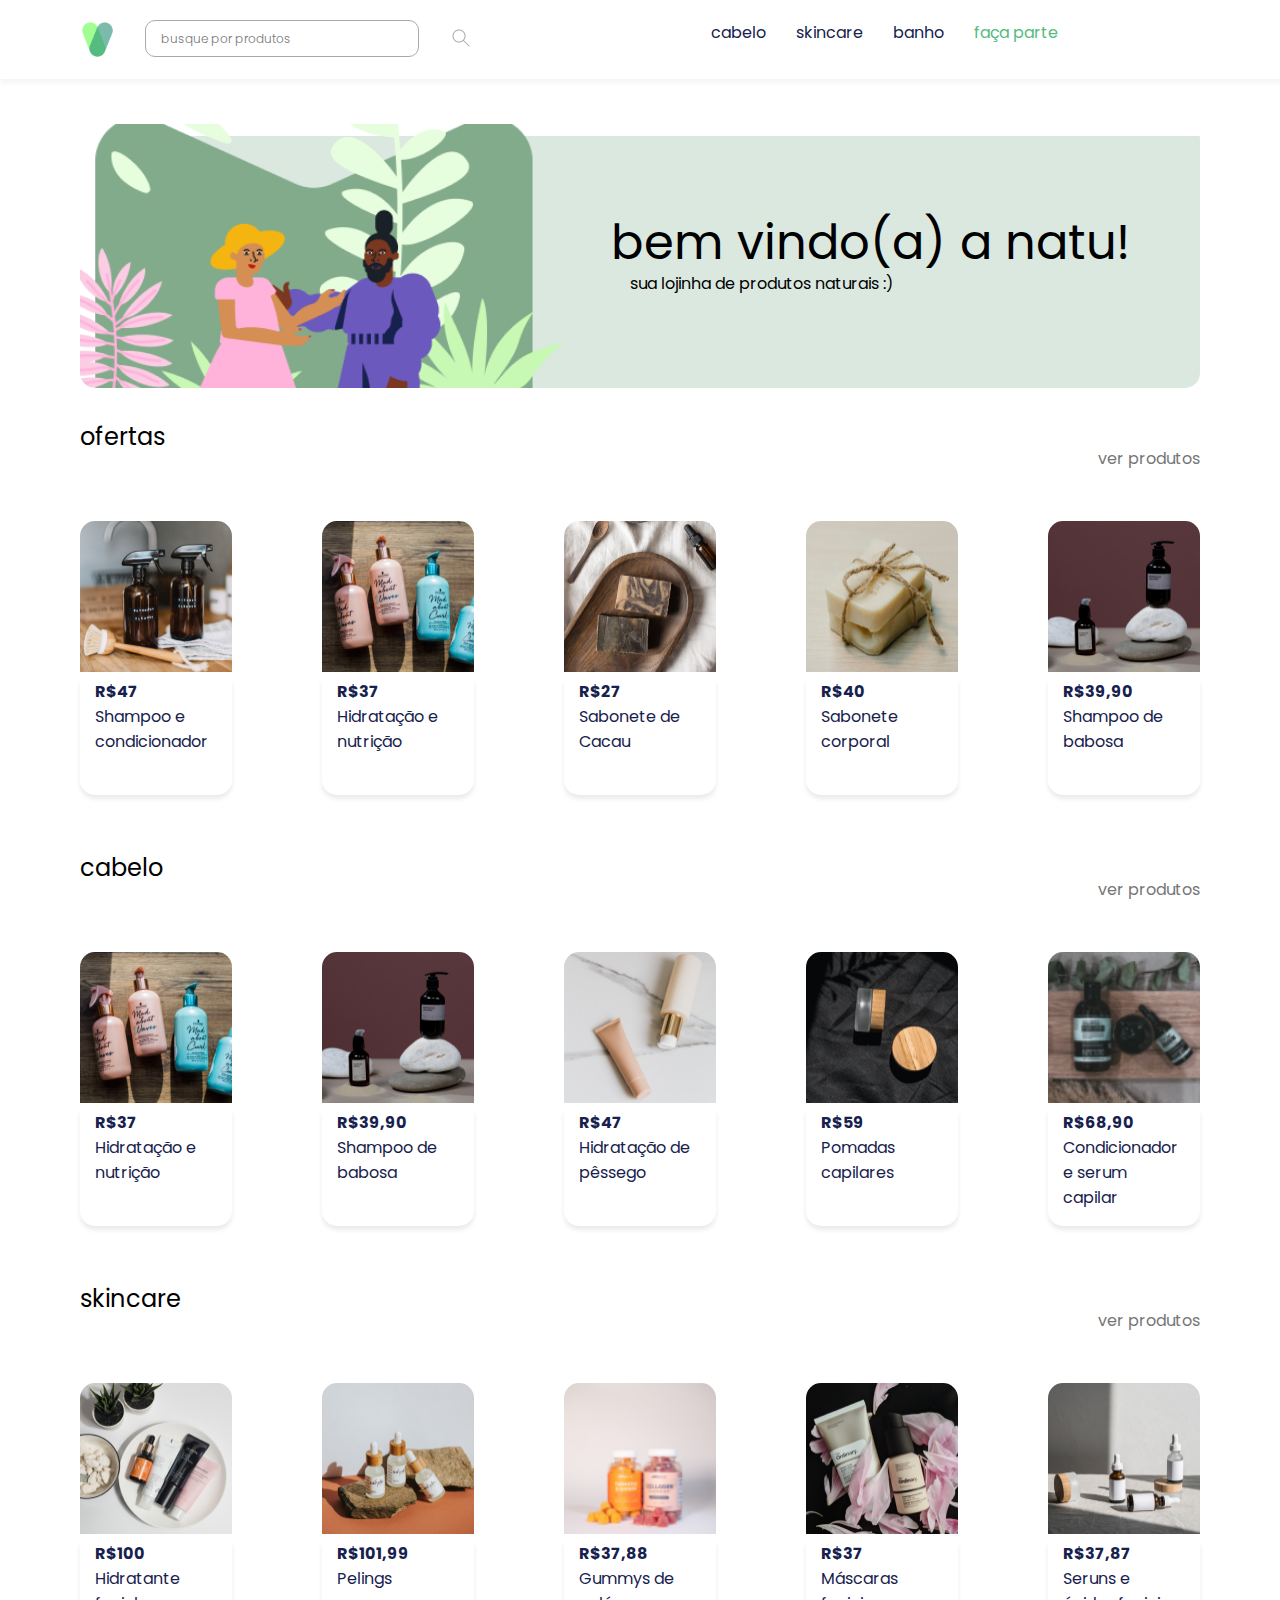
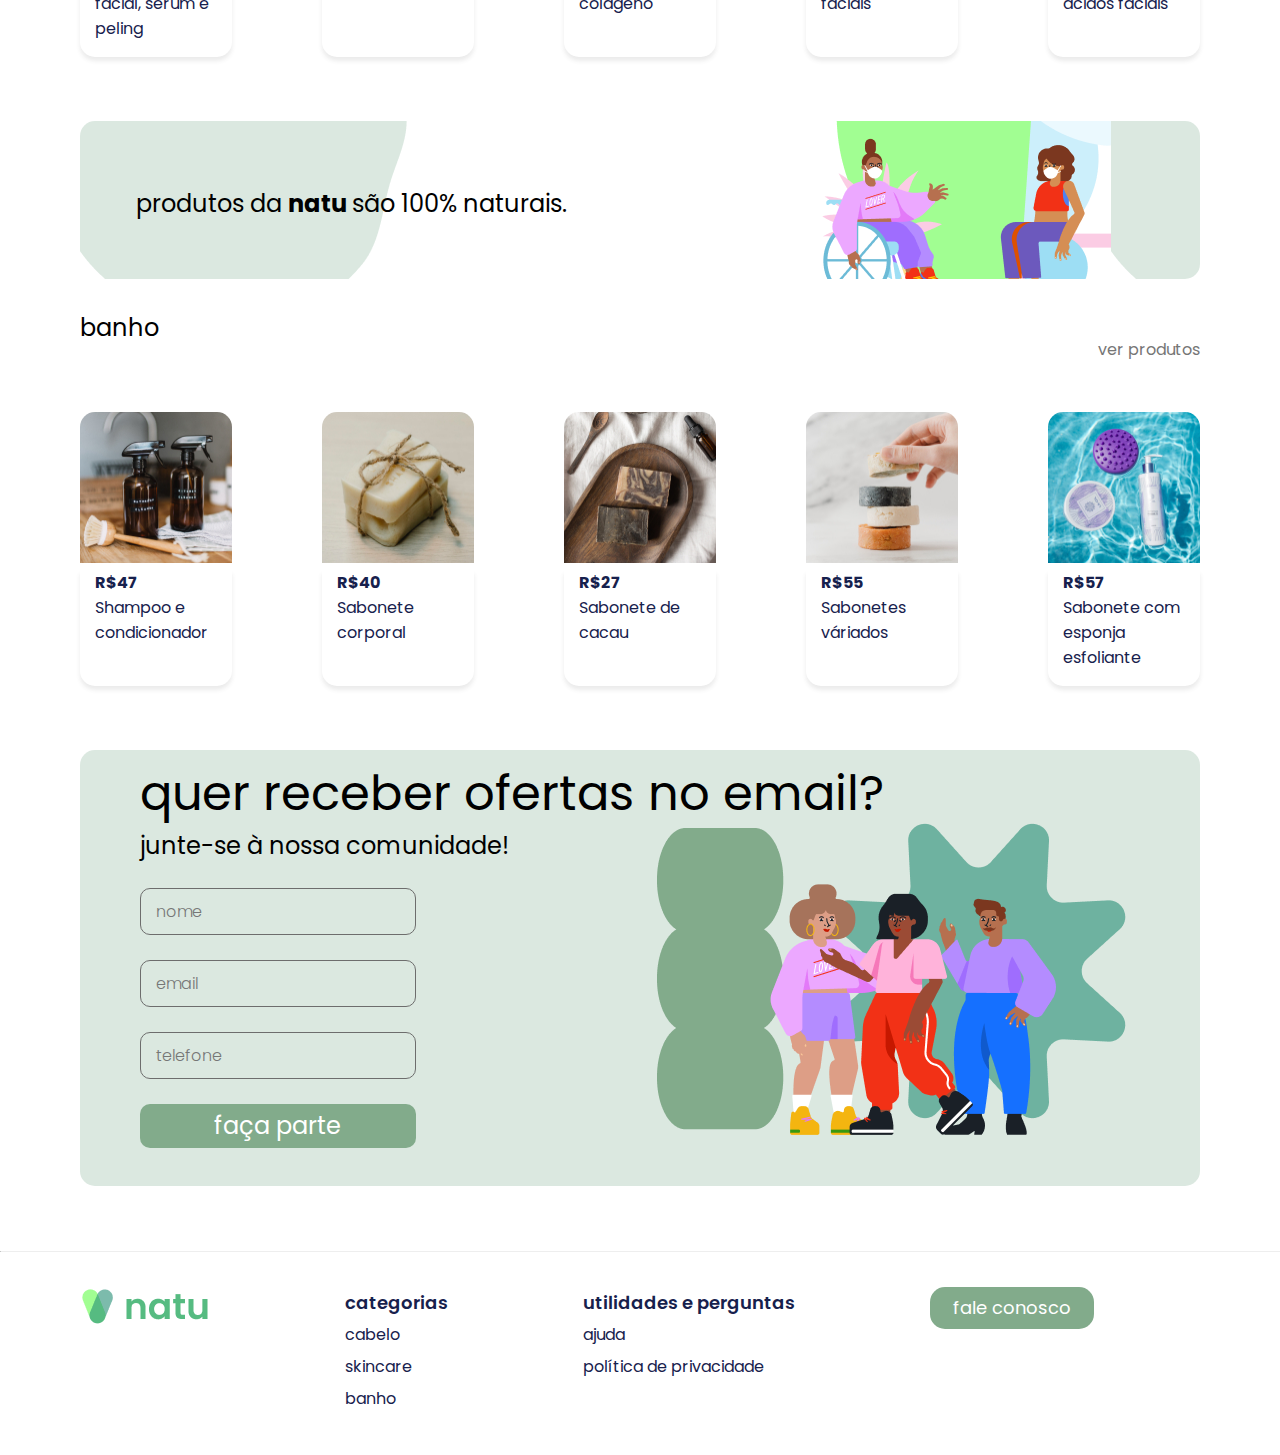
<file: index.html>
<!DOCTYPE html>
<html lang="pt-br">

<head>
    <meta charset="UTF-8">
    <meta http-equiv="X-UA-Compatible" content="IE=edge">
    <meta name="viewport" content="width=device-width, initial-scale=1.0">
    <meta name="author" content="julia">
    <meta name="keywords" content="html, css, e-commerce, loja, natural">
    <meta name="description" content="site de produtos naturais">
    <title>natu</title>
    <link rel="stylesheet" href="styles.css">
    <link rel="preconnect" href="https://fonts.googleapis.com">
    <link rel="preconnect" href="https://fonts.gstatic.com" crossorigin>
    <link href="https://fonts.googleapis.com/css2?family=Poppins&display=swap" rel="stylesheet">
    <link rel="preconnect" href="https://fonts.googleapis.com">
    <link href="https://fonts.googleapis.com/css2?family=Poppins:wght@400;600&display=swap" rel="stylesheet">
    <link rel="preconnect" href="https://fonts.gstatic.com" crossorigin>
</head>

<body>
    <header>
        <div class="navbar">
            <div class="cabecalho">
                <img src="image/logo.png" width="35.25px" height="38.81px" />
                <input type="text" id="barra-pesquisa" placeholder="busque por produtos">
                <button type="submit" id="botao-pesquisa"><img src="image/pesquisa.png" alt=""></button>
                <a href="produto-indisponivel.html">cabelo</a>
                <a href="produto-indisponivel.html">skincare</a>
                <a href="produto-indisponivel.html">banho</a>
                <a href="produto-indisponivel.html" id="facaparte">faça parte</a>
            </div>
        </div>
    </header>

    <main>

        <div class="primeiro-banner">

            <h1>bem vindo(a) a natu!</h1>
            <p>sua lojinha de produtos naturais :) </p>
        </div>

        <h2>ofertas</h2>
        <a href="produto-indisponivel.html" class="link">ver produtos</a>
        <br>
        <br>
        <div class="carrossel">
            <div class="container">
                <br>
                <img class="imagem" src="image/banho/banho1.jpg" alt="dois frascos: um de shampoo e um de condicionador"
                    width="152px" height="151.51px">
                <div class="descricao-e-preco">
                    <a href="produto-indisponivel.html">
                        <p><strong>R$47</strong> Shampoo e condicionador</p>
                    </a>

                </div>
            </div>
            <div class="container">
                <br>
                <img class="imagem" src="image/cabelo/cabelo6.jpg"
                    alt="quatro potes, sendo dois rosas e dois azuis, em um fundo de madeira" width="152px"
                    height="151.51px">
                <div class="descricao-e-preco">
                    <a href="produto-indisponivel.html">
                        <p><strong>R$37</strong> Hidratação e nutrição</p>
                    </a>
                </div>
            </div>
            <div class="container">
                <br>
                <img class="imagem" src="image/banho/banho14.jpg"
                    alt="dois sabonetes escuros, amarronzados, em um recipiente de madeira" width="152px"
                    height="151.51px">
                <div class="descricao-e-preco">
                    <a href="segunda-pag.html">
                        <p><strong>R$27</strong> Sabonete de Cacau</p>
                    </a>
                </div>
            </div>
            <div class="container">
                <br>
                <img class="imagem" src="image/banho/banho16.jpg" alt="dois sabonetes brancos, amarrados por um cordão"
                    width="152px" height="151.51px">
                <div class="descricao-e-preco">
                    <a href="produto-indisponivel.html">
                        <p><strong>R$40</strong> Sabonete corporal</p>
                    </a>
                </div>
            </div>
            <div class="container">
                <br>
                <img class="imagem" src="image/cabelo/cabelo2.jpg"
                    alt="dois potes de shampoo, um maior do lado direito, outro menor do lado esquerdo" width="152px"
                    height="151.51px">
                <div class="descricao-e-preco">
                    <a href="produto-indisponivel.html">
                        <p><strong>R$39,90</strong> Shampoo de babosa</p>
                    </a>
                </div>
            </div>
        </div>

        <h2>cabelo</h2>
        <a href="produto-indisponivel.html" class="link">ver produtos</a>
        <br>
        <br>
        <div class="carrossel">
            <div class="container">
                <br>
                <img class="imagem" src="image/cabelo/cabelo6.jpg"
                    alt="quatro potes, sendo dois rosas e dois azuis, em um fundo de madeira" width="152px"
                    height="151.51px">
                <div class="descricao-e-preco">
                    <a href="produto-indisponivel.html">
                        <p><strong>R$37</strong> Hidratação e nutrição</p>
                    </a>
                </div>
            </div>
            <div class="container">
                <br>
                <img class="imagem" src="image/cabelo/cabelo2.jpg"
                    alt="dois potes de shampoo, um maior do lado direito, outro menor do lado esquerdo" width="152px"
                    height="151.51px">
                <div class="descricao-e-preco">
                    <a href="produto-indisponivel.html">
                        <p><strong>R$39,90</strong> Shampoo de babosa</p>
                    </a>
                </div>
            </div>
            <div class="container">
                <br>
                <img class="imagem" src="image/cabelo/cabelo3.jpg"
                    alt="dois potes, um maior e mais claro, e um menor mais escuro" width="152px" height="151.51px">
                <div class="descricao-e-preco">
                    <a href="produto-indisponivel.html">
                        <p><strong>R$47</strong> Hidratação de pêssego</p>
                    </a>
                </div>
            </div>
            <div class="container">
                <br>
                <img class="imagem" src="image/cabelo/cabelo4.jpg"
                    alt="dois potes pequenos, transparentes, com tampas de madeira " width="152px" height="151.51px">
                <div class="descricao-e-preco">
                    <a href="produto-indisponivel.html">
                        <p><strong>R$59</strong> Pomadas capilares</p>
                    </a>
                </div>
            </div>
            <div class="container">
                <br>
                <img class="imagem" src="image/cabelo/cabelo5.jpg"
                    alt="três potes escuros, dois maiores do lado esquerdo e um menor do lado direito" width="152px"
                    height="151.51px">
                <div class="descricao-e-preco">
                    <a href="produto-indisponivel.html">
                        <p><strong>R$68,90</strong> Condicionador e serum capilar</p>
                    </a>
                </div>
            </div>
        </div>

        <h2>skincare</h2>
        <a href="produto-indisponivel.html" class="link">ver produtos</a>
        <br>
        <br>
        <div class="carrossel">
            <div class="container">
                <br>
                <img class="imagem" src="image/skincare/skincare1.jpg"
                    alt="quarto recipientes, três de plastico, um branco, um preto e um rosa, além de um de vidro"
                    width="152px" height="151.51px">
                <div class="descricao-e-preco">
                    <a href="produto-indisponivel.html">
                        <p><strong>R$100</strong> Hidratante facial, serum e peling</p>
                    </a>
                </div>
            </div>
            <div class="container">
                <br>
                <img class="imagem" src="image/skincare/skincare2.jpg" alt="três potes de vidro sobre uma pedra"
                    width="152px" height="151.51px">
                <div class="descricao-e-preco">
                    <a href="produto-indisponivel.html">
                        <p><strong>R$101,99</strong> Pelings</p>
                    </a>
                </div>
            </div>
            <div class="container">
                <br>
                <img class="imagem" src="image/skincare/skincare13.jpg"
                    alt="dois potes com jujubas coloridas, um laranja e outro rosa" width="152px" height="151.51px">
                <div class="descricao-e-preco">
                    <a href="produto-indisponivel.html">
                        <p><strong>R$37,88</strong> Gummys de colágeno</p>
                    </a>
                </div>
            </div>
            <div class="container">
                <br>
                <img class="imagem" src="image/skincare/skincare16.jpg" alt="dois potes de máscaras faciais"
                    width="152px" height="151.51px">
                <div class="descricao-e-preco">
                    <a href="produto-indisponivel.html">
                        <p><strong>R$37</strong> Máscaras faciais</p>
                    </a>
                </div>
            </div>
            <div class="container">
                <br>
                <img class="imagem" src="image/skincare/skincare5.jpg"
                    alt="três potes de vidro com conta gotas e um pote de vidro com tampa de madeira" width="152px"
                    height="151.51px">
                <div class="descricao-e-preco">
                    <a href="produto-indisponivel.html">
                        <p><strong>R$37,87</strong> Seruns e ácidos faciais</p>
                    </a>
                </div>
            </div>
        </div>

        <div class="segundo-banner">
            <p>produtos da <strong> natu </strong> são 100% naturais.</p>
        </div>

        <h2>banho</h2>
        <a href="produto-indisponivel.html" class="link">ver produtos</a>
        <br>
        <br>
        <div class="carrossel">
            <div class="container">
                <br>
                <img class="imagem" src="image/banho/banho1.jpg" alt="dois frascos: um de shampoo e um de condicionador"
                    width="152px" height="151.51px">
                <div class="descricao-e-preco">
                    <a href="produto-indisponivel.html">
                        <p><strong>R$47</strong> Shampoo e condicionador</p>
                    </a>
                </div>
            </div>
            <div class="container">
                <br>
                <img class="imagem" src="image/banho/banho16.jpg" alt="dois sabonetes brancos, amarrados por um cordão"
                    width="152px" height="151.51px">
                <div class="descricao-e-preco">
                    <a href="produto-indisponivel.html">
                        <p><strong>R$40</strong> Sabonete corporal</p>
                    </a>
                </div>
            </div>
            <div class="container">
                <br>
                <img class="imagem" src="image/banho/banho14.jpg"
                    alt="dois sabonetes escuros, amarronzados, em um recipiente de madeira" width="152px"
                    height="151.51px">
                <div class="descricao-e-preco">
                    <a href="segunda-pag.html">
                        <p><strong>R$27</strong> Sabonete de cacau</p>
                    </a>
                </div>
            </div>
            <div class="container">
                <br>
                <img class="imagem" src="image/banho/banho4.jpg"
                    alt="quatro sabonetes coloridos, redondos, empilhados, sendo o primeiro levantado por uma mão"
                    width="152px" height="151.51px">
                <div class="descricao-e-preco">
                    <a href="produto-indisponivel.html">
                        <p><strong>R$55</strong> Sabonetes váriados</p>
                    </a>
                </div>
            </div>
            <div class="container">
                <br>
                <img class="imagem" src="image/banho/banho5.jpg"
                    alt="um frasco grande de sabonete liquido, esponja esfoliante roxa e pote para guarda-la. Todos estão flutuando na água"
                    width="152px" height="151.51px">
                <div class="descricao-e-preco">
                    <a href="produto-indisponivel.html">
                        <p><strong>R$57</strong> Sabonete com esponja esfoliante</p>
                    </a>
                </div>
            </div>
        </div>

        <div class="terceiro-banner">

            <div>
                <h2>quer receber ofertas no email?</h2>
                <span>junte-se à nossa comunidade!</span>
            </div>

            <br>

            <form action="formEnviado.html" onsubmit="return validar_formulario(this)" method="post" name="formulario">

                <input class="placeholder-form" type="text" placeholder="nome" name="nome_formulario"
                    id="nome_formulario">
                <span class="msg-erro msg-nome"></span>

                <br>
                <br>

                <input class="placeholder-form" type="text" placeholder="email" name="email" id="email">
                <span class="msg-erro msg-email"></span>
                <br>
                <br>

                <input class="placeholder-form" type="text" placeholder="telefone" name="telefone" id="telefone">
                <span class="msg-erro msg-telefone"></span>

                <br>
                <br>

                <input type="submit" id="button" value="faça parte">
                <span class="msg-form-enviado msg-submit"></span>
            </form>
        </div>

    </main>

    <hr>
    <footer>
        <div class="rodapeeimagem">
            <img src="image/logoenome.png" alt="">
        </div>
        <div class="rodape">

            <div class="categorias">
                <h2>categorias</h2>
                <ul>
                    <li><a href="produto-indisponivel.html">cabelo</a></li>
                    <li><a href="produto-indisponivel.html">skincare</a></li>
                    <li><a href="produto-indisponivel.html">banho</a></li>
                </ul>
            </div>

            <div class="utilidades">
                <h2>utilidades e perguntas</h2>
                <ul>
                    <li><a href="produto-indisponivel.html">ajuda</a></li>
                    <li><a href="produto-indisponivel.html">política de privacidade</a></li>
                </ul>
            </div>
        </div>
        <div>
            <button id="botao"><a href="produto-indisponivel.html"> fale conosco</a></button>
        </div>
        </div>
        </div>
    </footer>
    <script type="text/javascript" src="script.js"></script>
</body>

</html>
</file>
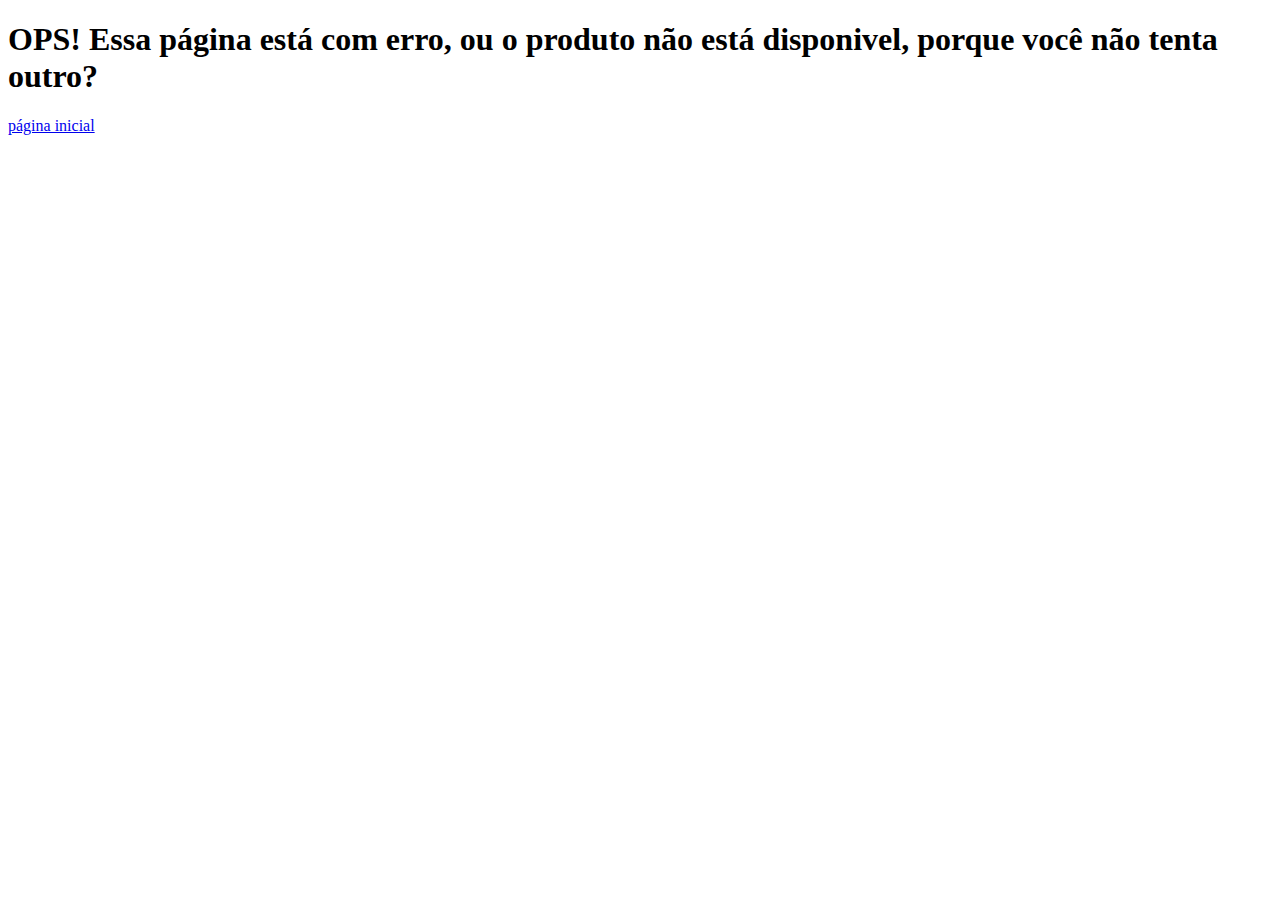
<file: produto-indisponivel.html>
<!DOCTYPE html>
<html lang="pt-br">
<head>
    <meta charset="UTF-8">
    <meta http-equiv="X-UA-Compatible" content="IE=edge">
    <meta name="viewport" content="width=device-width, initial-scale=1.0">
    <title>produto não disponivel</title>
</head>
<body>
    <h1>OPS! Essa página está com erro, ou o produto não está disponivel, porque você não tenta outro?</h1>
    <a href="index.html">página inicial</a>
</body>
</html>
</file>
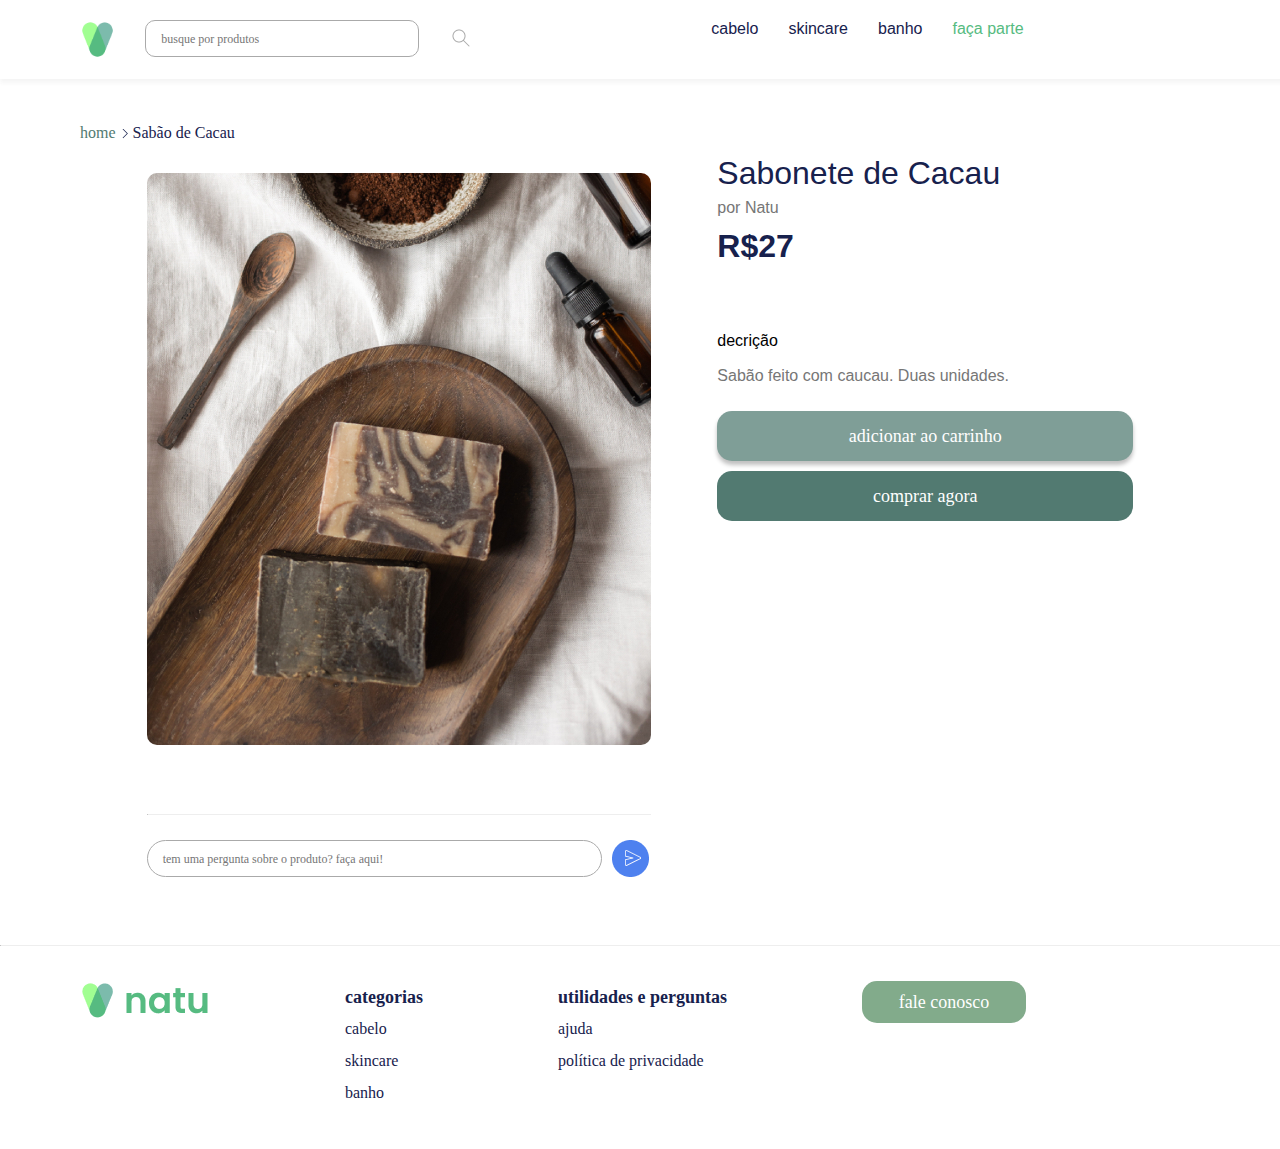
<file: segunda-pag.html>
<!DOCTYPE html>
<html lang="en">

<head>
    <meta charset="UTF-8">
    <meta http-equiv="X-UA-Compatible" content="IE=edge">
    <meta name="viewport" content="width=device-width, initial-scale=1.0">
    <link rel="stylesheet" href="segunda-pag.css">
    <title>Document</title>
</head>

<body>
    <header>
        <div class="navbar">
            <div class="cabecalho">
                <img src="image/logo.png" width="35.25px" height="38.81px" />
                <input type="text" id="barra-pesquisa" placeholder="busque por produtos">
                <button type="submit" id="botao-pesquisa"><img src="image/pesquisa.png" alt=""></button>
                <a href="produto-indisponivel.html">cabelo</a>
                <a href="produto-indisponivel.html">skincare</a>
                <a href="produto-indisponivel.html">banho</a>
                <a href="produto-indisponivel.html" id="facaparte">faça parte</a>
            </div>
        </div>
        <main>
            <div class="home-produto">
                <h2>home</h2>
                <img src="image/arrow-down.png" alt="">
                <h3>Sabão de Cacau</h3>
            </div>
            <div class="imagem-nome-descricao">
                <div>
                    <img id="imagem" src="image/banho/banho14-maior.jpg" alt="dois sabonetes escuros, amarronzados, em um recipiente de madeira">
                    <hr>
                    <div class="comentarios">
                    <input type="text" id="comentario" placeholder="tem uma pergunta sobre o produto? faça aqui!">
                    <button type="submit" id="botao-comentario"><img src="image/botao-comentario.png" alt=""></button>
                </div>
                </div>
                <div class="nome-descricao">
                    <h1>Sabonete de Cacau</h1>
                    <p>por Natu</p>
                    <span>R$27</span>
                    <h3>decrição</h3>
                    <p id="descricao">Sabão feito com caucau. Duas unidades.</p>
                    <div>
                        <button class="botao-primeiro">adicionar ao carrinho</button>
                        <button class="botao-segundo">comprar agora</button>
                    </div>
                </div>
            </div>
        </main>
    </header>

</body>
<hr>
<footer>
    <div class="rodapeeimagem">
        <img src="image/logoenome.png" alt="">
    </div>
    <div class="rodape">

        <div class="categorias">
            <h2>categorias</h2>
            <ul>
                <li><a href="produto-indisponivel.html">cabelo</a></li>
                <li><a href="produto-indisponivel.html">skincare</a></li>
                <li><a href="produto-indisponivel.html">banho</a></li>
            </ul>
        </div>

        <div class="utilidades">
            <h2>utilidades e perguntas</h2>
            <ul>
                <li><a href="produto-indisponivel.html">ajuda</a></li>
                <li><a href="produto-indisponivel.html">política de privacidade</a></li>
            </ul>
        </div>
    </div>
    <div>
        <button id="botao"><a href="produto-indisponivel.html"> fale conosco</a></button>
    </div>
    </div>
    </div>
</footer>

</html>
</file>
<file: styles.css>
* {
    box-sizing: border-box;
    padding: 0px;
    margin: 0px;
}

body {
    font-family: 'Poppins', sans-serif;
}

main {
    padding-left: 80px;
    padding-right: 80px;
}

.navbar {
    padding-top: 20px;
    flex-wrap: wrap;
    background-color: #FFFFFF;
    box-shadow: 0px 4px 4px rgba(62, 62, 62, 0.05);
    width: 1440px;
    margin-bottom: 45px;
}

.navbar a {
    text-decoration: none;
    color: #17214D;
    font-size: 16px;
    flex-wrap: wrap;
}

#facaparte {
    color: #56BB81;

}
#facaparte:hover {
    color: #A1FE92;
  }

#barra-pesquisa {
    box-sizing: border-box;
    width: 274px;
    height: 37px;
    background: #FFFFFF;
    border-radius: 10px;
    border: 0.5px solid #AAAAAA;
}

#botao-pesquisa {
    border: none;
    background-color: #FFFFFF;
    margin-right: 208px;
    cursor: pointer;
}

.primeiro-banner {
    background-image: url("image/banner.png");
    border-radius: 15px;
    background-size: cover;
    background-repeat: no-repeat;
    height: 264px;
    top: 97px;
    margin-bottom: 40px;
}

h1 {
    padding-right: 70px;
    padding-top: 90px;
    font-weight: 400;
    font-size: 48px;
    line-height: 58px;
    display: flex;
    justify-content: flex-end;
}

.primeiro-banner p {
    padding-right: 306px;
    font-weight: 400;
    font-size: 16px;
    line-height: 24px;
    display: flex;
    justify-content: flex-end;
}

.cabecalho {
    padding-left: 80px;
    padding-right: 80px;
    padding-bottom: 20px;
    display: inline-flex;
    gap: 30px;
}

.formulario {
    justify-content: space-between;
}

.terceiro-banner {
    height: 436px;
    left: 201.98px;
    top: 2159px;
    background-color: rgba(219, 232, 224, 1);
    border-radius: 15px;
    background-image: url("image/banner3.png");
    background-size: 527px 755.44px 687.98px 2742.3px;
    background-repeat: no-repeat;
    background-position-x: 88%;
    background-position-y: center;
}

#formulario {
    margin-left: 59.99px;
    padding-top: 20.92px;
}

.terceiro-banner input {
    background-color: rgba(219, 232, 224, 1);
    height: 47px;
    width: 276px;
    border-radius: 10px;
    font-family: 'Poppins';
    font-weight: 400;
    font-size: 16px;
    line-height: 0px;
    font-style: normal;
    color: #767676;
    border: 1px solid #6D6D6D;
    box-sizing: border-box;
    margin-left: 59.99px;

}

.terceiro-banner h2 {
    font-size: 48px;
    margin-left: 59.99px;
    margin-bottom: 25px;
    padding-top: 35px;
    font-style: normal;
}

.terceiro-banner span {
    font-size: 24px;
    margin-left: 59.99px;

}

.terceiro-banner #button {
    height: 44px;
    width: 276px;
    border-radius: 10px;
    background-color: #82AB8B;
    font-family: 'Poppins';
    font-style: normal;
    font-weight: 400;
    font-size: 24px;
    line-height: 32px;
    border: none;
    color: #FFFFFF;
    margin-left: 59.99px;
    cursor: pointer;
}
.terceiro-banner #button:hover {
    background-color: #415A55;
  }

.container {
    height: 263px;
    width: 152px;
    border-radius: 15px;
    margin-bottom: 100px;
}

.container a {
    text-decoration: none;
    color: #17214D;
}

.imagem{
    border-top-left-radius: 15px;
    border-top-right-radius: 15px;
    margin-bottom: 0px;
}


.descricao-e-preco {
    background: #FFFFFF;
    width: 152px;
    height: 116px;
    box-shadow: 0px 4px 4px rgba(62, 62, 62, 0.1);
    border-bottom-left-radius: 15px;
    border-bottom-right-radius: 15px;
    cursor: pointer;
}

.descricao-e-preco p {

    margin-left: 15px;
    margin-right: 18px;
    justify-content: space-evenly;
}

.link {
    text-decoration: none;
    float: right;
    color: #767676;

}

.descricao {
    display: flex;
    margin: 15px 15px 41px 18px;
}

strong {
    font-weight: bold;
}

.segundo-banner {
    background-color: #DBE8E0;
    height: 158px;
    left: 205px;
    top: 1533px;
    border-radius: 15px;
    background: url(image/banner2.png);
    margin-bottom: 40px;

}

.segundo-banner p {
    font-size: 24px;
    line-height: 32px;
    padding-left: 5%;
    padding-top: 6%;
}

.carrossel {
    display: flex;
    justify-content: space-between;
    flex-wrap: wrap;
}

footer {
    padding-left: 80px;
    padding-right: 80px;

    margin-top: 35px;
    display: inline-flex;
    margin-bottom: 40px;
}

h2 {
    font-style: normal;
    font-weight: 400;
    font-size: 24px;
    line-height: 18px;
    display: flex;
}

ul {
    list-style: none;
}

.rodape {
    display: inline-flex;
    margin-left: 135px;

}

.rodape h2 {
    font-family: Poppins;
    font-size: 18px;
    font-weight: 600;
    line-height: 32px;
    letter-spacing: 0em;
    text-align: left;
    color: #17214D;

}

.rodape ul li a {
    color: #17214D;
    text-decoration: none;
    font-family: Poppins;
    font-size: 16px;
    font-weight: 400;
    line-height: 32px;
    letter-spacing: 0em;
    text-align: left;
    cursor: pointer;
}

#botao {
    height: 42px;
    width: 164px;
    left: 922.9921875px;
    top: 2697px;
    border-radius: 15px;
    background: #82AB8B;
    border: none;
    cursor: pointer;
}

#botao a {
    text-decoration: none;
    font-family: 'Poppins';
    font-style: normal;
    font-weight: 400;
    font-size: 18px;
    line-height: 32px;
    text-align: center;
    align-items: center;
    color: #FFFFFF;
}
#botao:hover {
    background-color: #415A55;
  }

.categorias {
    margin-right: 135px;
}

.utilidades {
    margin-right: 135px;
}

hr {
    border-top: #E5E5E5;
    margin-top: 65px;
}

::placeholder {
    color: #767676;
    padding-left: 15px;
    font-family: Poppins;
    font-size: 12px;
    font-weight: 300;
    line-height: 18px;
    letter-spacing: 0em;
    text-align: left;
}


.placeholder-form::placeholder {
    color: #767676;
    padding-left: 15px;
    font-family: Poppins;
    font-size: 16px;
    font-weight: 300;
    line-height: 18px;
    letter-spacing: 0em;
    text-align: left;
}

.msg-erro{
    color: red;
    font-family: Poppins;
    font-size: 8px;
}
</file>
<file: segunda-pag.css>
* {
    box-sizing: border-box;
    padding: 0px;
    margin: 0px;
}

body {
    font-family: 'Poppins', sans-serif;
}

main {
    padding-left: 80px;
    padding-right: 80px;
}

.navbar {
    padding-top: 20px;
    flex-wrap: wrap;
    background-color: #FFFFFF;
    box-shadow: 0px 4px 4px rgba(62, 62, 62, 0.05);
    width: 1440px;
    margin-bottom: 45px;
}

.navbar a {
    text-decoration: none;
    color: #17214D;
    font-size: 16px;
    flex-wrap: wrap;
}

#facaparte {
    color: #56BB81;
}

#facaparte:hover {
    color: #A1FE92;
}

#barra-pesquisa {
    box-sizing: border-box;
    width: 274px;
    height: 37px;
    background: #FFFFFF;
    border-radius: 10px;
    border: 0.5px solid #AAAAAA;
}

#botao-pesquisa {
    border: none;
    background-color: #FFFFFF;
    margin-right: 208px;
    cursor: pointer;
}

.cabecalho {
    padding-left: 80px;
    padding-right: 80px;
    padding-bottom: 20px;
    display: inline-flex;
    gap: 30px;
}

::placeholder {
    color: #767676;
    padding-left: 15px;
    font-family: Poppins;
    font-size: 12px;
    font-weight: 300;
    line-height: 18px;
    letter-spacing: 0em;
    text-align: left;
}

.home-produto {
    display: flex;
}

#imagem {
    border-radius: 10px;
}

hr {
    border-top: #E5E5E5;
    margin-top: 65px;
}

.comentarios {
    display: inline-flex;
    margin-top: 25px;
}

#comentario {
    width: 455px;
    height: 37px;
    left: 204px;
    top: 814px;
    background: #FFFFFF;
    border: 0.5px solid #AAAAAA;
    border-radius: 20px;
}

#botao-comentario {
    margin-left: 10px;
    border: none;
    background-color: #FFFFFF;
    cursor: pointer;
}

.imagem-nome-descricao {
    display: flex;
    justify-content: space-evenly;
}

.home-produto {
    height: 19px;
    width: 264px;
    left: 204px;
    top: 109px;
    font-family: 'Poppins';
    font-style: normal;
    font-weight: 400;
    font-size: 16px;
    line-height: 18px;
    align-items: center;
    margin-bottom: 30px;
}

.home-produto h2 {
    font-family: 'Poppins';
    font-style: normal;
    font-weight: 400;
    font-size: 16px;
    line-height: 18px;
    align-items: center;
    color: #527A71;
}

.home-produto h3 {
    font-family: 'Poppins';
    font-style: normal;
    font-weight: 400;
    font-size: 16px;
    line-height: 18px;
    align-items: center;
    color: #17214D;
}

.nome-descricao {
    width: 416px;
    height: 35px;
    left: 814px;
    top: 160px;
}

.nome-descricao h1 {
    font-weight: 400;
    font-size: 32px;
    line-height: 0px;
    color: #17214D;
    margin-bottom: 35px;
}

.nome-descricao p {
    font-size: 16px;
    line-height: 0px;
    color: #767676;
    margin-bottom: 35px;
}

.nome-descricao span {
    font-weight: 600;
    font-size: 32px;
    line-height: 0px;
    color: #17214D;
}

.nome-descricao h3 {
    font-weight: 400;
    font-size: 16px;
    line-height: 0px;
    color: #000000;
    margin-top: 80px;
    margin-bottom: 35px;
}

.nome-descricao descricao {
    font-weight: 400;
    font-size: 16px;
    line-height: 18px;
    color: #767676;
    margin-bottom: 15px;
}



.botao-primeiro {
    width: 416px;
    height: 50px;
    left: 814px;
    top: 533px;
    background: #7F9E97;
    box-shadow: 0px 4px 4px rgba(0, 0, 0, 0.25);
    border-radius: 15px;
    font-family: 'Poppins';
    font-style: normal;
    font-weight: 400;
    font-size: 18px;
    line-height: 18px;
    color: #FFFFFF;
    border: none;
    cursor: pointer;

}

.botao-primeiro:hover {
    background-color: #415A55;
}

.botao-segundo {
    margin-top: 10px;
    width: 416px;
    height: 50px;
    left: 814px;
    top: 533px;
    background: #527A71;
    border-radius: 15px;
    font-family: 'Poppins';
    font-style: normal;
    font-weight: 400;
    font-size: 18px;
    line-height: 18px;
    color: #FFFFFF;
    border: none;
    cursor: pointer;
}

.botao-segundo:hover {
    background-color: #415A55;
}

footer {
    padding-left: 80px;
    padding-right: 80px;
    display: flex;
    margin-top: 35px;
    display: inline-flex;
    margin-bottom: 40px;
}

h2 {
    font-style: normal;
    font-weight: 400;
    font-size: 24px;
    line-height: 18px;
    display: flex;
}

ul {
    list-style: none;
}

.rodape {
    display: inline-flex;
    margin-left: 135px;

}

.rodape h2 {
    font-family: Poppins;
    font-size: 18px;
    font-weight: 600;
    line-height: 32px;
    letter-spacing: 0em;
    text-align: left;
    color: #17214D;

}

.rodape ul li a {
    color: #17214D;
    text-decoration: none;
    font-family: Poppins;
    font-size: 16px;
    font-weight: 400;
    line-height: 32px;
    letter-spacing: 0em;
    text-align: left;
    cursor: pointer;
}

#botao {
    height: 42px;
    width: 164px;
    left: 922.9921875px;
    top: 2697px;
    border-radius: 15px;
    background: #82AB8B;
    border: none;
    cursor: pointer;
}

#botao a {
    text-decoration: none;
    font-family: 'Poppins';
    font-style: normal;
    font-weight: 400;
    font-size: 18px;
    line-height: 32px;
    text-align: center;
    align-items: center;
    color: #FFFFFF;
}

#botao:hover {
    background-color: #415A55;
}

.categorias {
    margin-right: 135px;
}

.utilidades {
    margin-right: 135px;
}

hr {
    border-top: #E5E5E5;
    margin-top: 65px;
}
</file>
